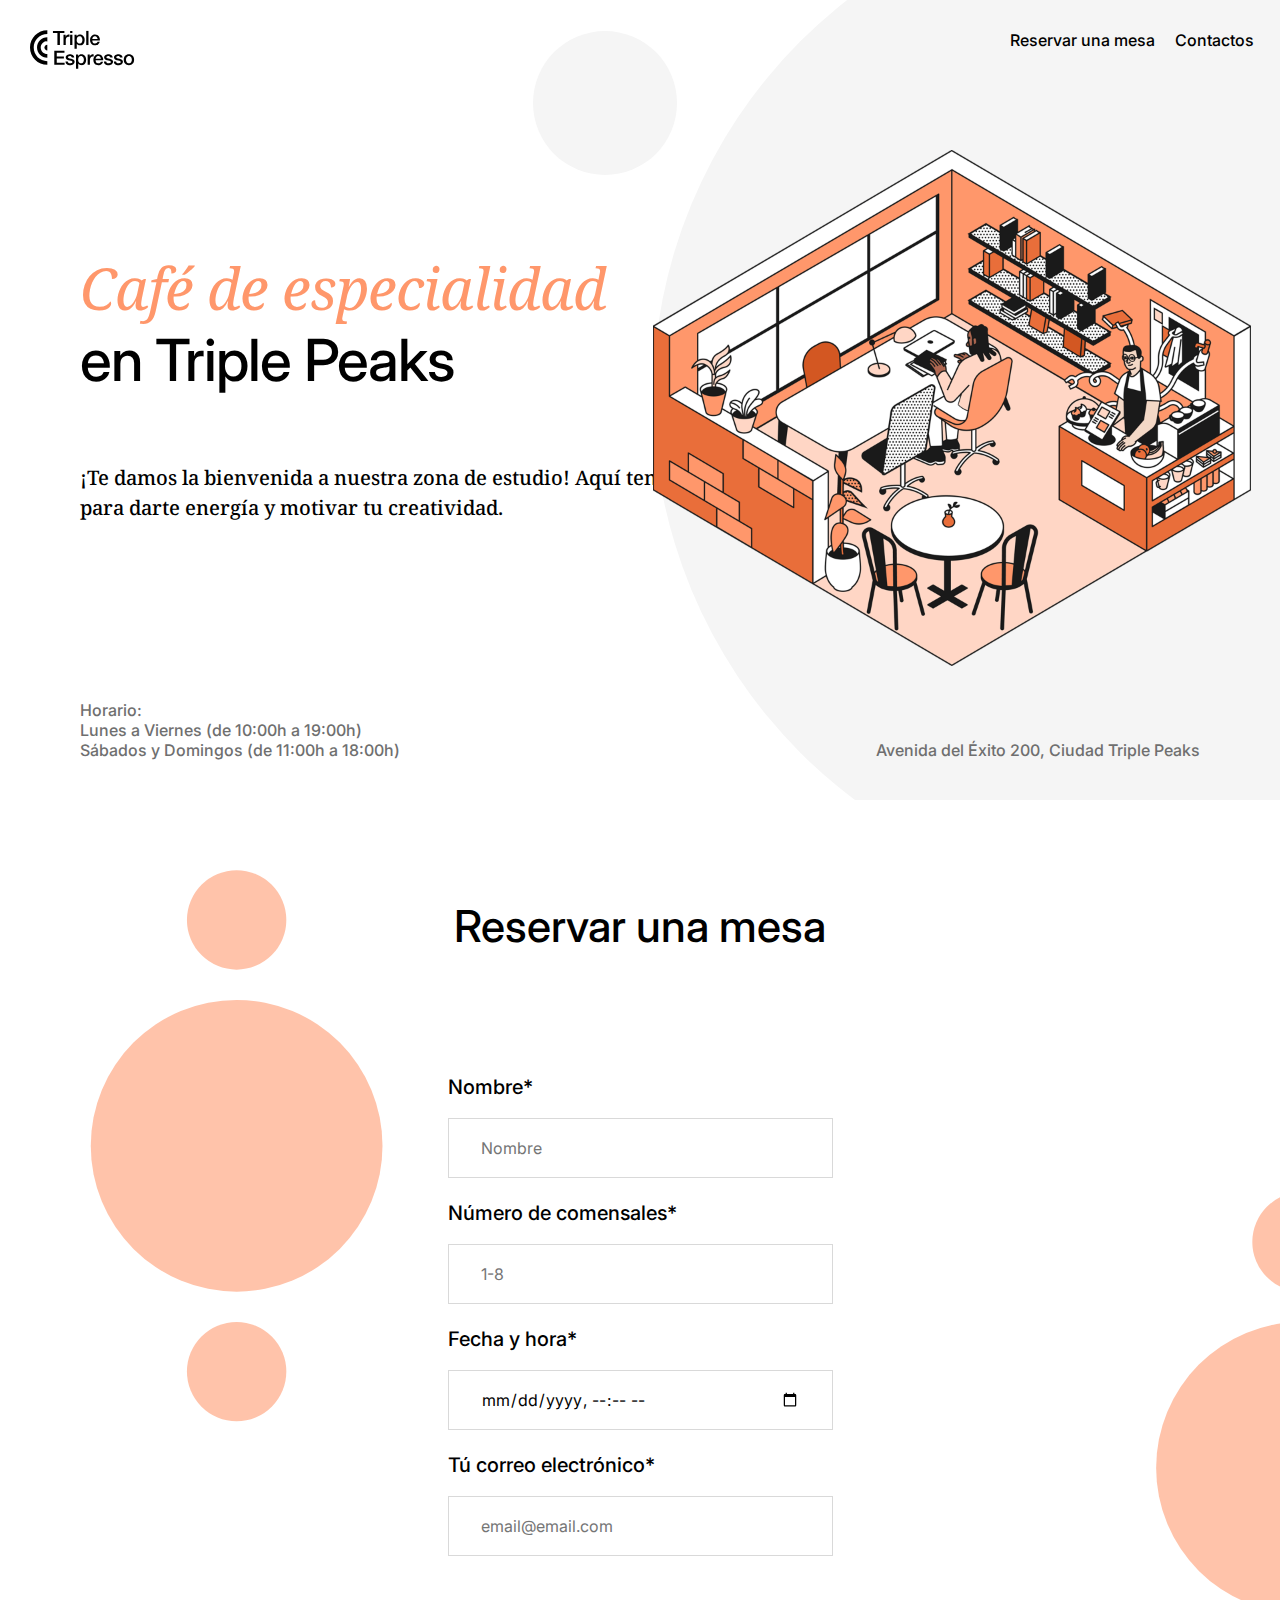
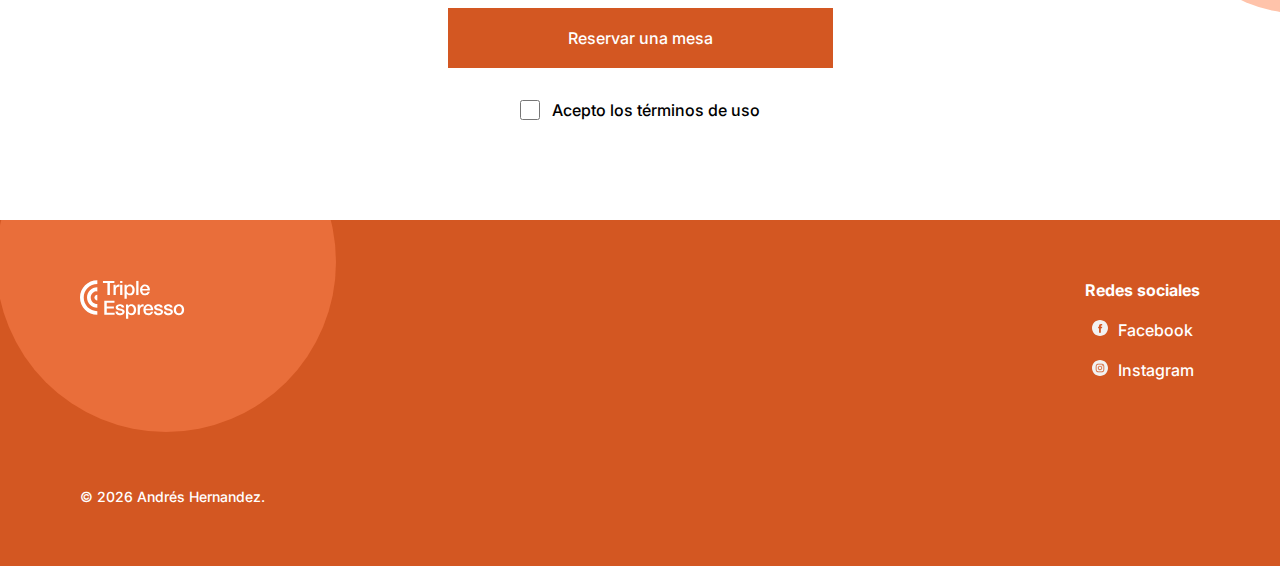
<file: index.html>
<!DOCTYPE html>
<html lang="en">
  <head>
    <meta charset="UTF-8" />
    <meta name="viewport" content="width=device-width, initial-scale=1.0" />
    <title>Café de especialidad en Triple Peak</title>
    <link rel="stylesheet" href="./styles/normalize.css" />
    <link rel="stylesheet" href="./styles/index.css" />
    <link rel="icon" href="Images/favicon.ico" />
    <link rel="preconnect" href="https://fonts.googleapis.com" />
    <link rel="preconnect" href="https://fonts.gstatic.com" crossorigin />
    <link
      href="https://fonts.googleapis.com/css2?family=Inter:ital,opsz,wght@0,14..32,100..900;1,14..32,100..900&family=Noto+Serif:ital,wght@0,100..900;1,100..900&display=swap"
      rel="stylesheet"
    />
  </head>
  <body class="page">
<header class="header">
  <nav class="nav">
    <img
      class="nav__logo"
      src="./images/logo_coffeeshop_dark.svg"
      alt="Triple Espresso"
    />

    <ul class="nav__links">
      <li class="nav__item">
        <a class="nav__link" href="#reservation">Reservar una mesa</a>
      </li>
      <li class="nav__item">
        <a class="nav__link" href="#footer">Contactos</a>
      </li>
    </ul>
  </nav>

  <h1 class="header__title">
    <span class="header__title-accent">Café de especialidad</span>
    en Triple Peaks
  </h1>

  <p class="header__description">
    ¡Te damos la bienvenida a nuestra zona de estudio! Aquí tenemos café
    para darte energía y motivar tu creatividad.
  </p>

  <img
    class="header__image"
    src="./images/inside_coffee_shop.png"
    alt="Coffee shop"
  />

  <div class="header__info">
    <div class="header__hours">
      <p class="header__info-text">Horario:</p>
      <p class="header__info-text">
        Lunes a Viernes (de 10:00h a 19:00h)
      </p>
      <p class="header__info-text">
        Sábados y Domingos (de 11:00h a 18:00h)
      </p>
    </div>

    <p class="header__info-text">
      Avenida del Éxito 200, Ciudad Triple Peaks
    </p>
  </div>
</header>

<main class="content">
  <section class="reservation" id="reservation">
    <h2 class="reservation__title">Reservar una mesa</h2>

    <form class="reservation__form" action="#" method="post">
      <label for="name" class="reservation__label">Nombre*</label>
      <input
        type="text"
        id="name"
        name="name"
        class="reservation__input"
        placeholder="Nombre"
        required
      />

      <label for="guests" class="reservation__label">Número de comensales*</label>
      <input
        type="number"
        id="guests"
        name="guests"
        class="reservation__input"
        placeholder="1-8"
        min="1"
        max="8"
        required
      />

      <label for="date" class="reservation__label">Fecha y hora*</label>
      <input
        type="datetime-local"
        id="date"
        name="date"
        class="reservation__input"
        required
      />

      <label for="email" class="reservation__label">Tú correo electrónico*</label>
      <input
        type="email"
        id="email"
        name="email"
        class="reservation__input"
        placeholder="email@email.com"
        required
      />

      <button type="submit" class="reservation__button">Reservar una mesa</button>
      <label for="terms" class="reservation__checkbox-label">
      <input type="checkbox" id="terms" name="terms" class="reservation__checkbox" required />
      <span class="check__text">Acepto los términos de uso</span></label>
      </form>
  </section>
</main>

<footer class="footer" id="footer">
    <div class="footer__circle"></div>
  <div class="footer__column">
    <img
    class="footer__logo"
    src="./images/logo_coffeeshop_light.svg"
    alt="Triple Espresso"
  />
    <div class="footer__column-columns">
        <h3 class="footer__social-title">Redes sociales</h3>
    <ul class="footer__items">
    <li class="footer__social"><a class="footer__social-link" href="#"><img
    class="footer__social-icon"
    src="./images/facebook_white.svg"
    alt="Facebook">Facebook</a></li>

    <li class="footer__social"><a class="footer__social-link" href="#"><img
    class="footer__social-icon"
    src="./images/instagram_white.svg"
    alt="Instagram">Instagram</a></li>
    </ul>
    </div>
    </div>
  <p class="footer__copyright">© 2026 Andrés Hernandez.</p>
</footer>
  </body>
</html>
</file>
<file: styles/index.css>
* {
  margin: 0;
  padding: 0;
  box-sizing: border-box;
}

body {
  font-family: "Inter", Arial, sans-serif;
  font-size: 16px;
  line-height: 20px;
  min-width: 1100px;
  max-width: 1600px;
  font-weight: 500;
  color: #000;
  background-color: #fff;
  margin: 0 auto;
}

/* ===== Header ===== */
.header {
  position: relative;
  display: flex;
  flex-direction: column;
  height: 100vh;
  min-height: 720px;
  max-height: 800px;
  padding: 30px 0 40px;
  background-image: url("../images/background_header.svg");
  background-repeat: no-repeat;
  background-size: cover;
}

/* ===== Navigation ===== */
.nav {
  display: flex;
  justify-content: space-between;
  padding: 0 26px 0 30px;
}

.nav__logo {
  width: 105px;
  height: 39px;
}

.nav__links {
  list-style: none;
  display: flex;
}

.nav__link:hover {
  color: #ff976b;
  transition: ease-in 0.3s;
}

.nav__item {
  margin-left: 20px;
}

.nav__link {
  text-decoration: none;
  color: #000;
}

/* ===== Header Content ===== */
.header__title {
  margin-top: 183px;
  margin-left: 80px;
  max-width: 709px;
  font-size: 58px;
  line-height: 72px;
  letter-spacing: -1px;
  font-weight: 500;
}

.header__title-accent {
  display: block;
  font-family: "Noto Serif", serif;
  font-size: 58px;
  line-height: 72px;
  font-weight: 400;
  font-style: italic;
  color: #ff976b;
}

.header__description {
  margin-top: 28px;
  margin-left: 80px;
  max-width: 683px;
  font-family: "Noto Serif", serif;
  font-size: 20px;
  line-height: 30px;
}

.header__image {
  position: absolute;
  top: 124px;
  right: 5px;
  width: 646px;
  height: 568px;
}

/* ===== Header Info ===== */
.header__info {
  display: flex;
  justify-content: space-between;
  margin-top: auto;
  padding: 0 80px;
  color: #6f6f6f;
}

.header__hours {
  max-width: 709px;
}

.header__info-text {
  display: flex;
  align-items: flex-end;
}
/* ===== Reservation ===== */
.reservation {
  display: flex;
  flex-direction: column;
  align-items: center;
  justify-content: center;
  padding: 100px 30px;
  background-image: url(../images/background_reservation.svg);
  background-repeat: no-repeat;
  background-size: cover;
  margin: 0 auto;
  flex-wrap: wrap;
}

.reservation__form {
  display: flex;
  flex-direction: column;
  width: 100%;
  max-width: 500px;
  margin-top: 40px;
  max-width: 385px;
}
.reservation__title {
  font-size: 44px;
  line-height: 52px;
  font-family: 'Inter', Arial, sans-serif;
  font-weight: 500;
  margin-bottom: 80px;
}

.reservation__label {
  font-family: "Inter", Arial, sans-serif;
  font-size: 20px;
  line-height: 30px;
  margin-bottom: 8px;
}

.reservation__input {
  margin-top: 8px;
  margin-bottom: 20px;
  padding: 0px 32px;
  border: 1px solid #d9d9d9;
  box-sizing: border-box;
  width: 100%;
  height: 60px;

}

.reservation__button {
  margin-top: 32px;
  margin-bottom: 32px;
  padding: 15px 0;
  background-color: #d35722;
  color: #fff;
  font-family: "Inter", Arial, sans-serif;
  font-size: 16px;
  line-height: 20px;
  border: none;
  cursor: pointer;
  height: 60px;
  font-weight: 500;
}

.reservation__button:hover {
  transition: ease-in 0.3s;
  opacity: 0.7;
}

.reservation__checkbox-label {
  display: flex;
  align-items: center;
  cursor: pointer;
  row-gap: 12px;
  justify-content: center;
}

.reservation__checkbox {
  margin-right: 12px;
  width: 20px;
  height: 20px;
}

/* ===== Footer ===== */

.footer {
  position: relative;
  display: flex;
  flex-direction: column;
  background-color: #d35722;
  overflow: hidden;
  padding: 60px 80px;
}


.footer__logo {
  width: 105px;
  height: 39px;
}

.footer__circle {
border-radius: 100%;
    padding-left: 80px;
    width: 340px;
    height: 340px;
    position: absolute;
    left: -4px;
    top: -128px;
    background-color: #E96E3A;
    z-index: 1;
}

.footer__social {
  font-family: 'Inter', Arial, sans-serif;
  color: #fff;
  font-size: 16px;
  line-height: 20px;
}

.footer__social-icon {
  width: 16px;
  height: 16px;
}

.footer__items {
  display: flex;
  flex-direction: column;
  align-items: center;
  list-style: none;
  row-gap: 20px;
}

.footer__social-title {
  font-family: 'Inter', Arial, sans-serif;
  color: #fff;
  font-weight: bold;
  font-size: 16px;
  line-height: 20px;
}

.footer__column {
  position: relative;
  display: flex;
  justify-content: space-between;
  align-items: flex-start;
  z-index: 2;
  width: 100%;
}

.footer__copyright {
  display: flex;
  font-family: 'Inter', Arial, sans-serif;
  color: #fff;
  font-size: 14px;
  line-height: 18px;
  margin-top: 108px;
}

.footer__socials {
  display: flex;
  align-items: center;
  text-decoration: none;
}

.footer__social-link {
  display: flex;
  text-decoration: none;
  color: inherit;
  column-gap: 10px;

}

.footer__social-link:hover {
  transition: ease-in 0.3s;
  color:#FFD6C5;
}


.footer__column-columns {
  display: flex;
  flex-wrap: wrap;
  flex-direction: column;
  gap: 20px;
}
</file>
